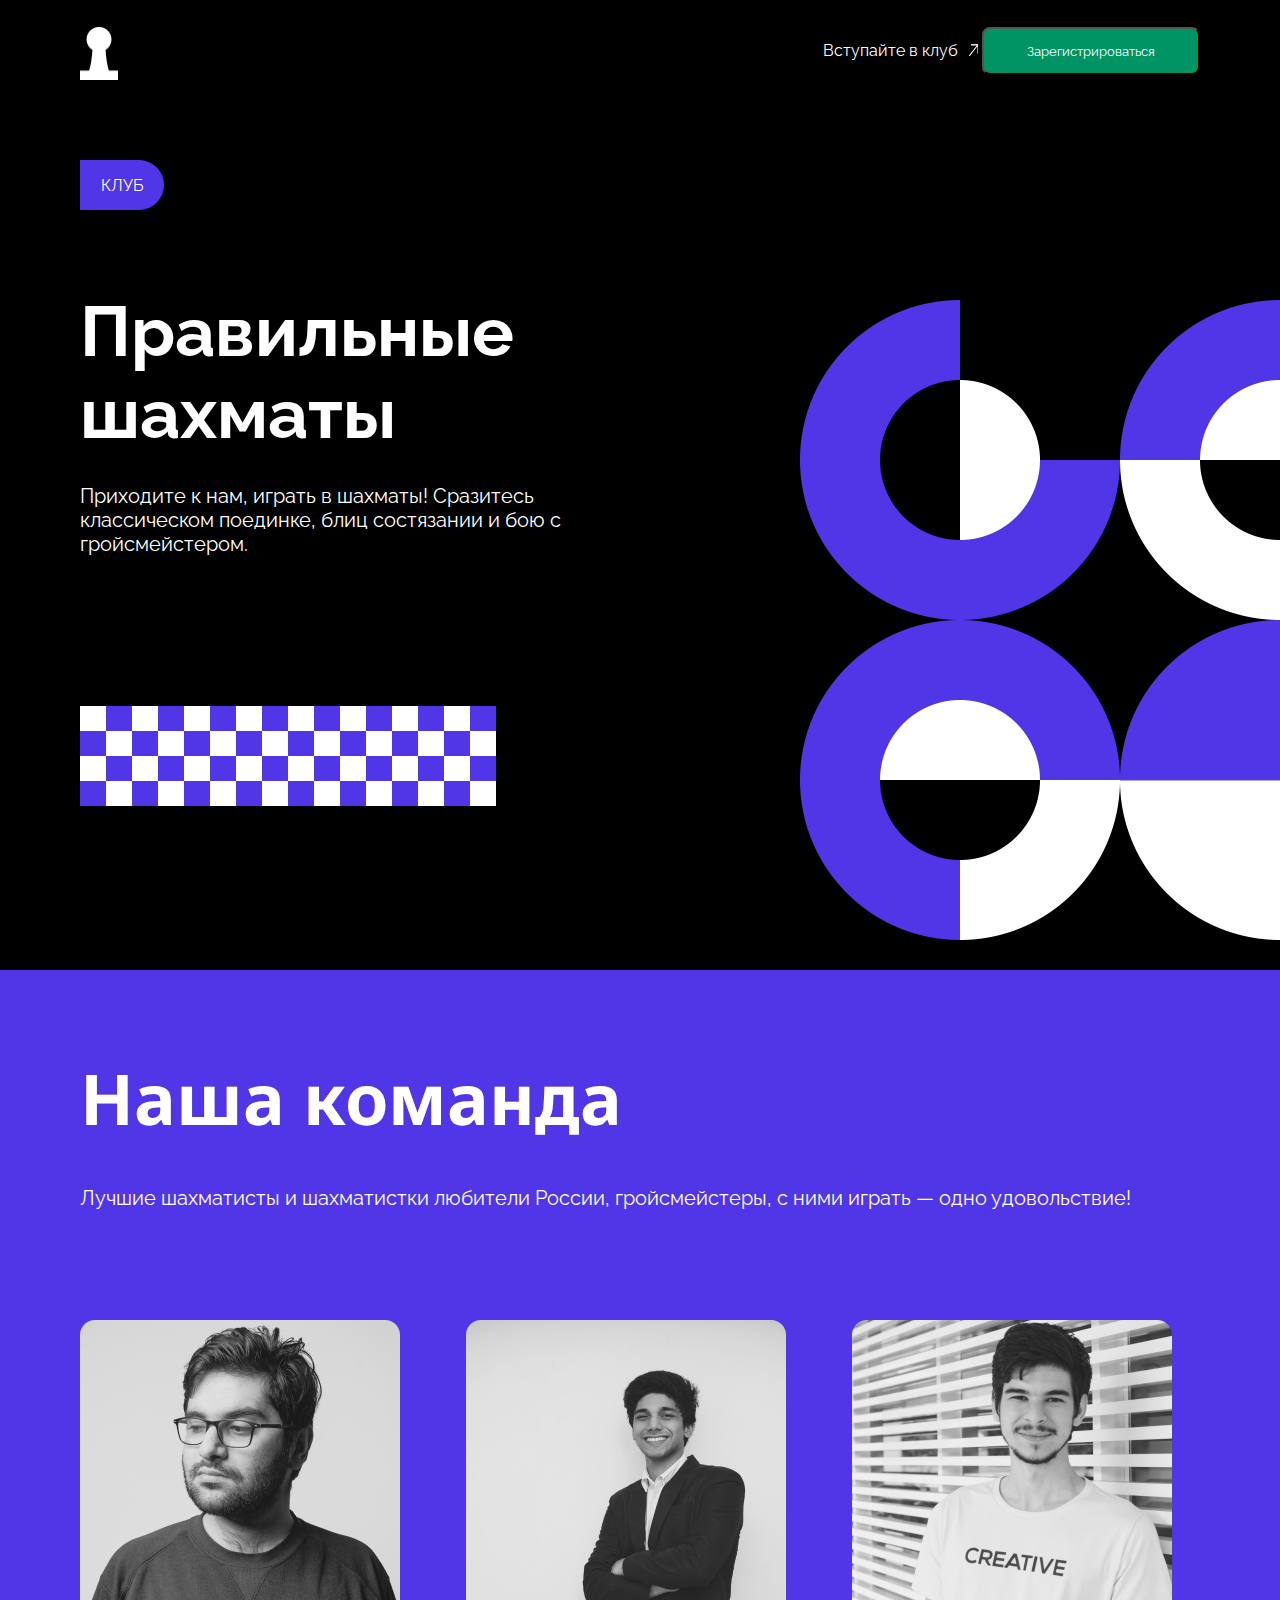
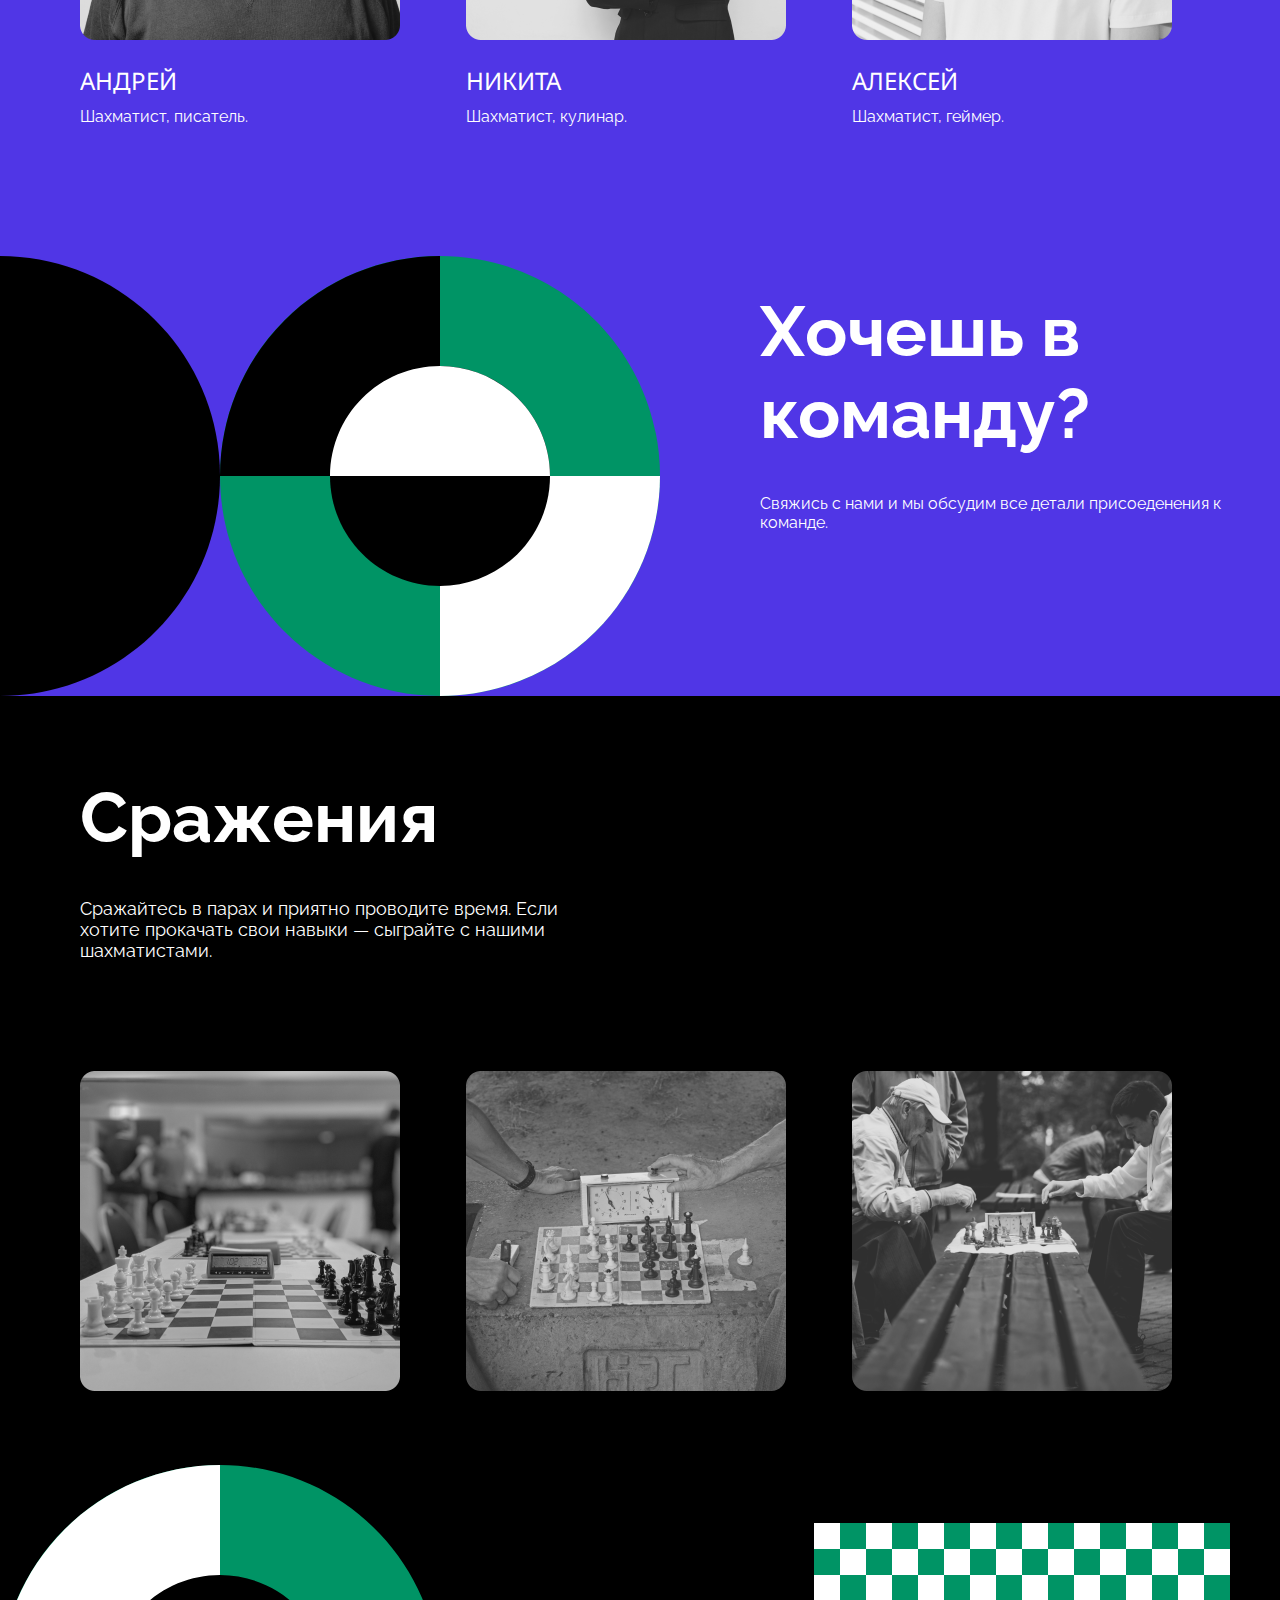
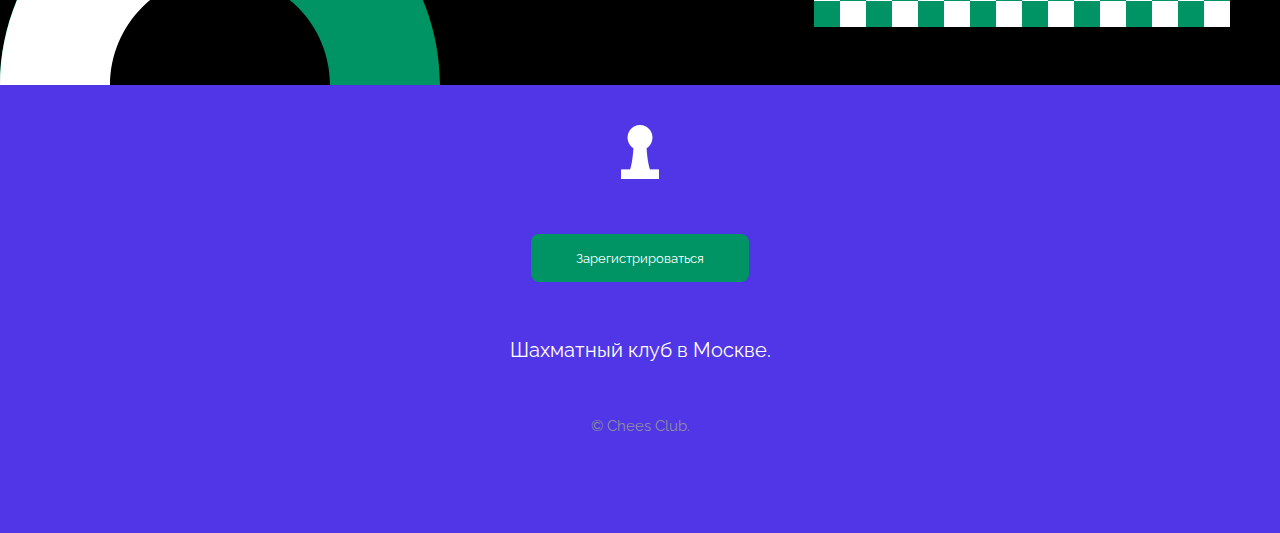
<file: index.html>
<!DOCTYPE html>
<html lang="en">
<head>
    <meta charset="UTF-8">
    <meta name="viewport" content="width=device-width, initial-scale=1.0">
    <title>Document</title>
    <link rel="stylesheet" href="style/style.css">
    <link rel="preconnect" href="https://fonts.googleapis.com">
    <link rel="preconnect" href="https://fonts.gstatic.com" crossorigin>
    <link href="https://fonts.googleapis.com/css2?family=M+PLUS+1&family=Noto+Sans:wght@600&family=Raleway:wght@500&display=swap" rel="stylesheet">
</head>
<body>
    
    <section class="first_screen">
        <div class="container">
            <div class="header">
                <img class="header_icon" src="assets/Group 340.png">
                <div class="header_items">
                    <a class="header_item">Вступайте в клуб<img class="header_item_vector" src="assets/Vector 21.png"></a>
                    <button class="header_btn">Зарегистрироваться</button>
                </div>
            </div>
            <div class="xz_item_container">
                <div class="xz_item">
                    <a class="xz_item_name">Клуб</a>
                </div>
                <img class="circles_mobile" src="assets/circles_mobile.svg">
            </div>
            <div class="chess_advert">
                <h1 class="chess_h1">Правильные шахматы</h1>
                <a class="chess_a">Приходите к нам, играть в шахматы! Сразитесь классическом поединке, блиц состязании и бою с гройсмейстером.</a>
                <img class="chess_a_img" src="assets/Group 333.png">
            </div>
            <div class="first_screen_media">
                <img class="chess_advert_img" src="assets/Group 332.png">
                <img class="chess_advert_media" src="assets/Main_screen_media.svg">
            </div>
        </div>
    </section>
    <section class="second_screen">
        <div class="container">
            <h1 class="team">Наша команда</h1>
            <article class="team_info">Лучшие шахматисты и шахматистки любители России, гройсмейстеры, с ними играть — одно удовольствие!</article>
        <div class="container_img_team">
            <div class="container_img_teacher">
                <img class="img_teacher" src="assets/Andrey.png">
                    <h2 class="teacher_name">Андрей</h2>
                    <a class="teacher_skills">Шахматист, писатель.</a>
            </div>
            <div class="container_img_teacher">     
                <img class="img_teacher" src="assets/Nikita.png">
                <h2 class="teacher_name">Никита</h2>
                <a class="teacher_skills">Шахматист, кулинар.</a>
            </div> 
            <div class="container_img_teacher">     
                <img class="img_teacher" src="assets/Aleksey.png">
                <h2 class="teacher_name">Алексей</h2>
                <a class="teacher_skills">Шахматист, геймер.</a>
            </div>    
        </div>
        </div>
        <div class="container_adverts">
            <img class="advert_img" src="assets/change.svg">
            <img class="advert_img_ipad" src="assets/half_circle_ipad.svg">
            <div class="container_advert">
                <h1 class="advert_team">Хочешь в команду? </h1>
                    <p class="advert_info">Свяжись с нами и мы обсудим все детали присоеденения к команде.</p>   
                    <img class="half_circle_mobile" src="assets/half_circle_mobile.svg">
            </div>
        </div>
    </section>
    <section class="third_screen">
        <div class="container">
            <div class="container_h1">
                <h1 class="third_screen_h1">Сражения</h1>
                <p class="third_screen_p">Сражайтесь в парах и приятно проводите время. Если хотите прокачать свои навыки — сыграйте с нашими шахматистами.</p>
            </div>
            <div class="container_third_screen_img">
                <img class="third_screen_img" src="assets/chess_fight_1.png">
                <img class="third_screen_img" src="assets/chess_fight_2.png">
                <img class="third_screen_img" src="assets/chess_fight_3.png">
             </div>
         </div>     
             <div class="third_screen_decor">
                <img class="third_screen_circle" src="assets/half-circle.svg">
                <img class="third_screen_subtract" src="assets/Subtract.svg">
                <img class="third_screen_chess_desk" src="assets/chess_desk.svg">
             </div>
        
        
    </section>
    <section class="footer">
        <div class="container_footer">
            <img class="footer_icon" src="assets/Group 340.png">
            <button class="footer_btn">Зарегистрироваться</button> 
            <a class="footer_a">Шахматный клуб в Москве.</a>
            <a class="footer_aa">© Chees Club.</a>
        </div>
    </section>
</body>
</html>
</file>
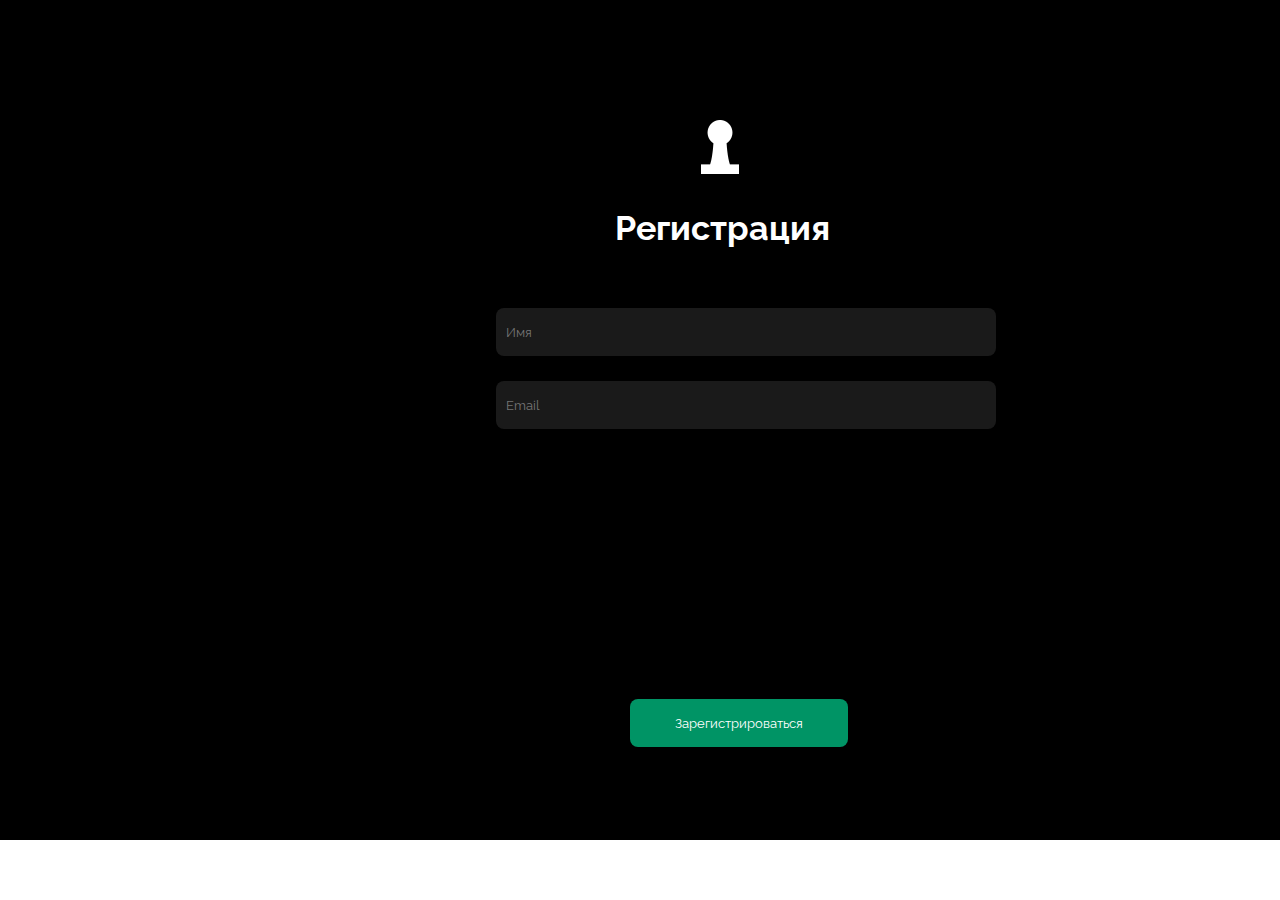
<file: login.html>
<!DOCTYPE html>
<html lang="en">
<head>
    <meta charset="UTF-8">
    <meta name="viewport" content="width=device-width, initial-scale=1.0">
    <title>Document</title>
    <link rel="stylesheet" href="style/style.css">
    <link rel="preconnect" href="https://fonts.googleapis.com">
    <link rel="preconnect" href="https://fonts.gstatic.com" crossorigin>
    <link href="https://fonts.googleapis.com/css2?family=M+PLUS+1&family=Noto+Sans:wght@600&family=Raleway:wght@500&display=swap" rel="stylesheet">
</head>
<body>
    <section class="log_in">
        <div class="log_in_container">
            <img class="log_in_icon" src="assets/Group 340.png">    
            <h1 class="log_in_h1">Регистрация</h1>
            <!-- <div class="log_imputs"> -->
            <input class="log_imput_name" placeholder="Имя">
            <input class="log_imput_email" placeholder="Email">
            <button class="log_btn">Зарегистрироваться</button>    
    
            <!-- </div> -->
        </div>
    </section>
</body>
</html>
</file>
<file: style/style.css>
*, *:after, *:before {
    box-sizing: border-box;
    margin: 0;
    padding: 0;
    color: white;
    font-family: 'M PLUS 1', sans-serif;
    font-family: 'Noto Sans', sans-serif;
    font-family: 'Raleway', sans-serif;
  }


  .log_in {
    background: black;
    width: 1440px;
    height: 840px;
  }

/* .log_in_icon {
    width: 38px;
    height: 58px;
    margin-top: 50px;
}


.log_in_h1 {
    color: white;
    margin-left: -80px;
    margin-top: 30px;
    font-size: 34px;
  
   

}

.log_in_container {
    margin-left: 50%;
}

.log_imputs {
    display: inline-grid;
}

.log_imputs {
    width: 500px;
    height: 48px;


} */

/* ------------------- */
.log_in_h1 {
    color: white;
    width: 38px;
    /* height: 304px; */
    top: 120px;
    left: 701px;
    margin-left: -86px;
    font-size: 34px;
    margin-top: 30px;


}    


.log_in_container {
    width: 400px;
    height: 150px;
    top: 120px;
    left: 701px;
    position: absolute;

}


.log_imputs {
    display: inline-grit;
}

.log_imput_name {
    display: flex;
    /* margin-left: -30px; */
    width: 500px;
    height: 48px;
    top: 333px;
    left: 470px;
    border-radius: 8px;
    margin-left: -205px;
    margin-top: 60px;

}


.log_in_icon {
    height: 54px;
}


.log_imput_email {
    /* margin-left: -30px; */
    width: 500px;
    height: 48px;
    top: 333px;
    left: 470px;
    border-radius: 8px;
    margin-left: -205px;
    background:#1A1A1A;
    border: aliceblue;
    margin-top: 25px;
    padding: 10px;
    
}


.log_imput_name {
    background: #1A1A1A;
    border: aliceblue;
    padding: 10px;
    margin-left: -205px;

   
}


.log_btn {
    width: 218px;
    height: 48px;
    background-color: #009465;
    border-radius: 8px;
    color: white;
    position: relative;
    right: 71px;
    top: 270px;
    border: none;
    
}


.first_screen {
    height: 970px;
    background: black;
    padding: 27px 0;

}


.header {
    max-width: 100%;
    display: flex;
    justify-content: space-between;
}


.header_icon {
    width: 38px;
    height: 53px;
}


.footer_item {
    color: white;
    margin-right: 50px;
}


.footer_btn {
    width: 218px;
    height: 48px;
    background: #009465;
    top: 30px;
    left: 1062px;
    border-radius: 8px;
    color: white;
    border: none;


}


.header_item_vector {
    width: 10px;
    height: 13px;
    top: 46px;
    left: 1004px;
    border: 1px;
    margin-left: 10px;
    /* angle: -44.76 deg; */

}

/* 
.xz_item_club {
    width: 84px;
    height: 50px;
    margin-top: 80px;
    position: absolute;
} */

.xz_item {
    width: 84px;
    height: 50px;
    background: #5036E6;
    margin-top: 80px;
    display: flex;
    justify-content: center;
    align-items: center;
    border-radius: 0 30px 30px 0;
}



.xz_item_name {
    color: white;
    position: absolute;
    /* top: 10px; */
    /* z-index: -3; */
    z-index: 2;
    text-transform: uppercase;
}


.chess_h1 {
    color: white;
    font-size: 70px;
    width: 500px;
}

.chess_advert {
    margin-top: 80px;
   
}

.chess_a {
    display: flex;
    width: 500px;
    font-size: 20px;
    margin-top: 30px;
}

.chess_advert_img {
    /* width: 640px; */
    height: 640px;
    position: absolute;
    right: 0;
    top: 300px;
}

.chess_a_img {
    width: 416px;
    height: 100px;
    margin-top: 150px;
}

.second_screen {
    background: #5036E6;

}


.team {
/* width: 1120px;
height: 63px;
top: 950px;
left: 160px; */
font-family: Noto Sans;
padding-top: 80px;
font-size: 70px;
text-align: left;
}


.team_info {
    font-size: 20px;
    margin-top: 40px;

}

.container_team {
    max-width: 1440px;
    margin: 0 auto;
    
}

.container_img_team {
    /* position: absolute; */
    display: flex;
    justify-content: space-between;
    margin: 0 auto;
    margin-top: 110px;
    overflow: scroll;

   
}


.img_teacher {
    width: 320px;
    height: 320px;
    margin-right: 28px;
}


.teacher_skills {
    font-weight: 400;
}

.teacher_name {
    font-family: Noto Sans;
    font-weight: 400;
    text-transform: uppercase;
    margin-bottom: 10px;
    margin-top: 20px;

}



.advert_img {
    height: 440px;
    margin-top: 130px;
    
}


.container_advert {
    position: relative;
    display: flex;
    flex-direction: column;
    justify-content: center;

}

.advert_team {
    font-size: 70px;
    max-width: 520px;
    display: flex;
    align-items: center;
}

.advert_info {
    display: flex;
    align-items: center;
    max-width: 520px;
    padding-top: 40px;
}


.third_screen {
    background: black;
}

.container_h1 {
    max-width: 1440px;
    margin: 0 auto;
}

.third_screen_h1 {
    font-size: 70px;
    padding-top: 80px;
}

.third_screen_p {
    font-size: 18px;
    width: 500px;
    display: flex;
    margin-top: 40px;
}


.third_screen_img {
    width: 320px;
    height: 320px;
    margin-right: 28px;
}

.container_third_screen_img {
    max-width:  1440px;
    display: flex;
    justify-content: space-between;
    margin-top: 110px;
    overflow: scroll;
}


.third_screen_decor {
    display: flex;
    justify-content: space-between;
    margin-top: 74px;
}


.footer {
    height: 448px;
    background: #5036E6;
    justify-content: space-between;

}



.footer_icon {
    width: 38px;
    height: 54px;
    margin-top: 40px;
}

.container_footer {
    display: flex;
    align-items: center;
    flex-direction: column;
    height: 350px;
    justify-content: space-between;
}


.header_btn {
    width: 218px;
    height: 48px;
    border-radius: 8px;
    background-color: #009465;
   

}

.footer_a {
    font-size: 20px;
}

.footer_aa {
    font-size: 15px;
    color: #8E9199;

}


.container_adverts {
    display: flex;
    gap: 100px;
    margin: 0 auto;

}


.container {
    max-width: 1120px;
    margin: 0 auto;

}

.third_screen_chess_desk {
    margin-right: 50px;
}

.advert_img_ipad {
    display: none;
}

.third_screen_subtract {
    display: none;
}

.chess_advert_media {
    display: none;
    height: 640px;
    position: absolute;
    right: 0;

}

.circles_mobile {
    width: 120px;
    height: 60px;
}


.xz_item_container {
    display: flex;
    justify-content: space-between;
    align-items: end;
}

.circles_mobile {
    display: none;
}

.half_circle_mobile {
    display: none;
}


@media (max-width: 1100px){
    .advert_img {
        display: none;
    }
    .advert_img_ipad {
        display: block;
    }
    .container_adverts{
        padding-top: 50px;
        padding-bottom: 50px;
    }
    .container {
        max-width: calc(100% - 50px - 50px);
    }
    .third_screen_decor {
        padding-top: 50px;
    }
    .third_screen_circle {
        display: none;
    }
    .third_screen_subtract {
        display: block;
    }
    .chess_advert_media {
        display: block;
    }
    .chess_advert_img {
        display: none;
    }
    .chess_advert_media {
        top: 300px;
    }
}

@media (max-width: 650px){
    .chess_advert_media {
        display: none;
    }

    .header_item {
        display: none;
    }
    .chess_a_img {
        width: 100%;
    }
    .advert_img_ipad {
        display: none;
    }
    .container_advert {
        max-width: calc(100% - 50px - 50px);
        margin: 0 auto;
    }
    .container_adverts {
        padding-bottom: 0;
    }
    .half_circle_mobile {
        padding-top: 60px;
    }
    .third_screen_subtract {
        display: none;
    }
    .third_screen_chess_desk {
        max-width: calc(100% - 50px - 50px);
        margin: 0 auto;
        margin-bottom: 20px;
    }
    .chess_a {
        width: 100%;
        font-size: 12px;
    }
    .chess_h1 {
        width: 100%;
    }
    .circles_mobile {
        display: block;
    }
    .chess_h1 {
        font-size: 40px;
    }
    .team {
        font-size: 43px;
    }
    .team_info {
        font-size: 12px;
    }
    .half_circle_mobile {
        display: block;
    }
    .advert_team {
        font-size: 40px;
    }
    .advert_info {
        font-size: 12px;
    }
    .third_screen_h1 {
        font-size: 40px;
    }
    .third_screen_p {
        font-size: 12px;
        width: 100%;
    }
}
</file>
